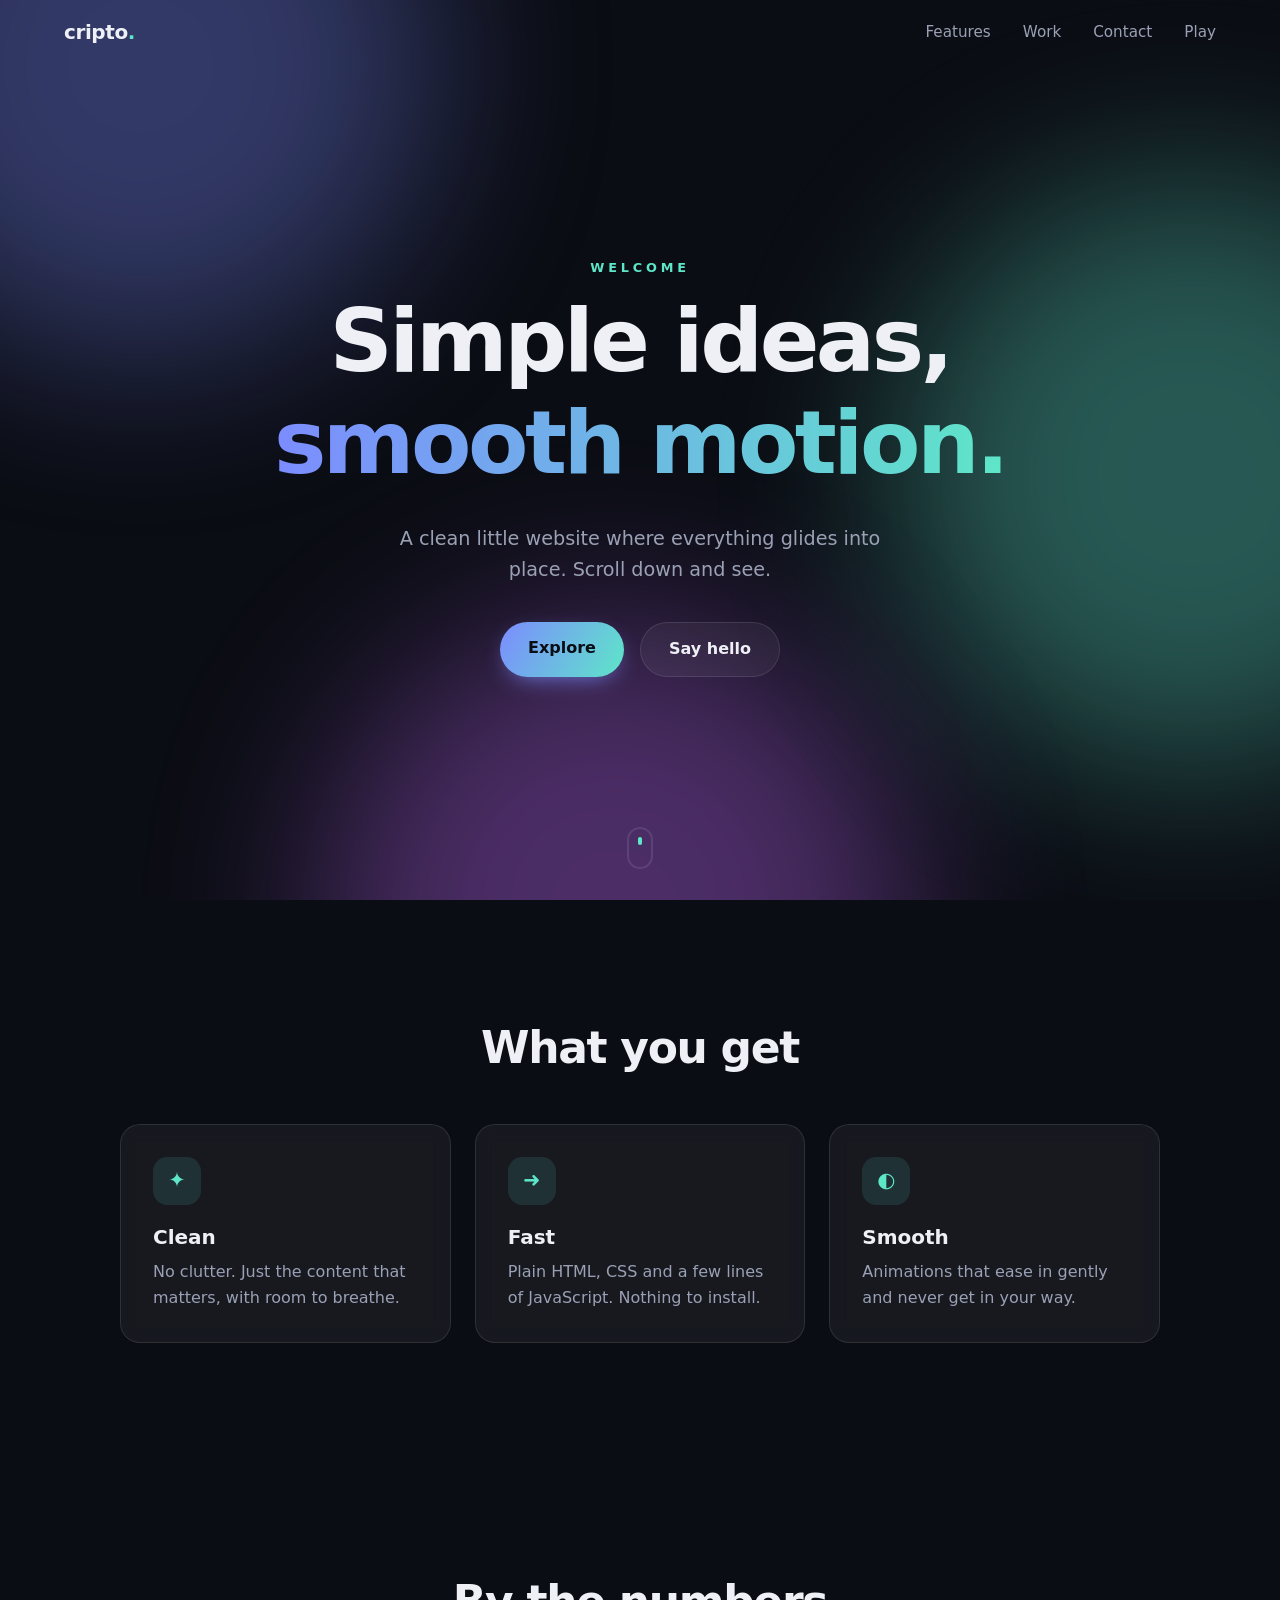
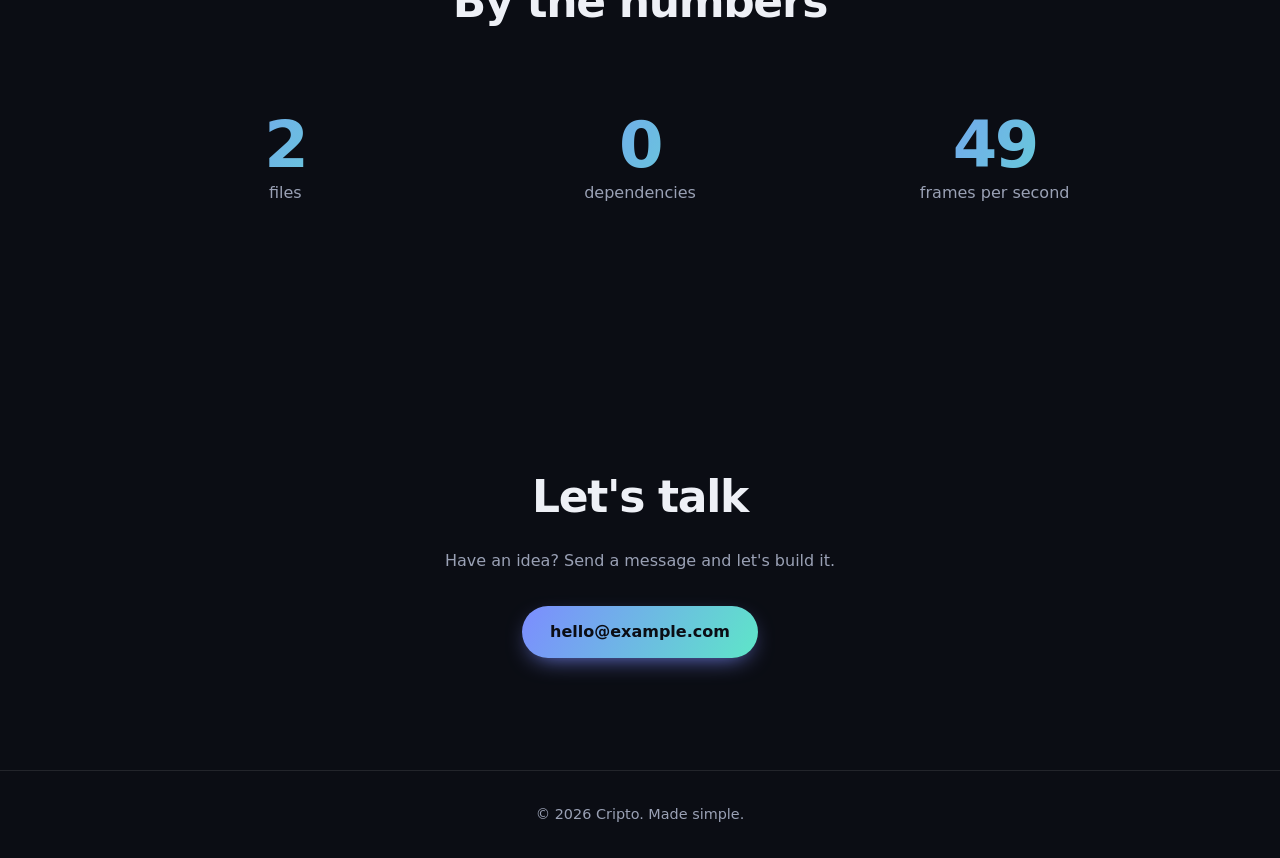
<file: index.html>
<!doctype html>
<html lang="en">
  <head>
    <meta charset="utf-8" />
    <meta name="viewport" content="width=device-width, initial-scale=1" />
    <title>Cripto — Simple &amp; Smooth</title>
    <meta name="description" content="A simple website with smooth animations." />
    <style>
      :root {
        --bg: #0b0d14;
        --surface: rgba(255, 255, 255, 0.05);
        --border: rgba(255, 255, 255, 0.1);
        --text: #eef0f6;
        --muted: #9aa1b5;
        --accent: #7c8cff;
        --accent-2: #5ee6c8;
        --ease: cubic-bezier(0.22, 1, 0.36, 1);
      }

      * {
        box-sizing: border-box;
        margin: 0;
      }

      html {
        scroll-behavior: smooth;
      }

      body {
        min-height: 100vh;
        font-family: system-ui, -apple-system, "Segoe UI", Roboto, sans-serif;
        line-height: 1.6;
        color: var(--text);
        background: var(--bg);
        overflow-x: hidden;
      }

      a {
        color: inherit;
        text-decoration: none;
      }

      /* Background blobs */
      .bg {
        position: fixed;
        inset: 0;
        z-index: -1;
        overflow: hidden;
      }

      .blob {
        position: absolute;
        width: 46vmax;
        height: 46vmax;
        border-radius: 50%;
        filter: blur(90px);
        opacity: 0.35;
        will-change: transform;
        animation: drift 22s ease-in-out infinite alternate;
      }

      .blob-a {
        top: -18vmax;
        left: -12vmax;
        background: var(--accent);
      }

      .blob-b {
        right: -16vmax;
        top: 20vh;
        background: var(--accent-2);
        animation-duration: 28s;
        animation-delay: -6s;
      }

      .blob-c {
        bottom: -24vmax;
        left: 25vw;
        background: #c56bff;
        animation-duration: 34s;
        animation-delay: -12s;
      }

      @keyframes drift {
        from {
          transform: translate3d(0, 0, 0) scale(1);
        }
        to {
          transform: translate3d(6vmax, 4vmax, 0) scale(1.15);
        }
      }

      /* Navigation */
      .nav {
        position: sticky;
        top: 0;
        z-index: 10;
        display: flex;
        align-items: center;
        justify-content: space-between;
        padding: 1rem clamp(1.25rem, 5vw, 4rem);
        border-bottom: 1px solid transparent;
        transition: background 0.4s var(--ease), border-color 0.4s var(--ease), backdrop-filter 0.4s var(--ease);
      }

      .nav.scrolled {
        background: rgba(11, 13, 20, 0.7);
        border-color: var(--border);
        backdrop-filter: blur(14px);
      }

      .logo {
        font-size: 1.25rem;
        font-weight: 700;
        letter-spacing: -0.02em;
      }

      .logo span {
        color: var(--accent-2);
      }

      .nav nav {
        display: flex;
        gap: clamp(1rem, 3vw, 2rem);
      }

      .nav nav a {
        position: relative;
        padding: 0.25rem 0;
        font-size: 0.95rem;
        color: var(--muted);
        transition: color 0.3s var(--ease);
      }

      .nav nav a::after {
        content: "";
        position: absolute;
        left: 0;
        bottom: 0;
        width: 100%;
        height: 2px;
        border-radius: 2px;
        background: linear-gradient(90deg, var(--accent), var(--accent-2));
        transform: scaleX(0);
        transform-origin: right;
        transition: transform 0.4s var(--ease);
      }

      .nav nav a:hover,
      .nav nav a:focus-visible {
        color: var(--text);
      }

      .nav nav a:hover::after,
      .nav nav a:focus-visible::after {
        transform: scaleX(1);
        transform-origin: left;
      }

      /* Hero */
      .hero {
        position: relative;
        display: flex;
        flex-direction: column;
        align-items: center;
        justify-content: center;
        min-height: calc(100vh - 4rem);
        padding: 4rem 1.5rem 6rem;
        text-align: center;
      }

      .eyebrow {
        margin-bottom: 1rem;
        font-size: 0.8rem;
        font-weight: 600;
        letter-spacing: 0.3em;
        text-transform: uppercase;
        color: var(--accent-2);
      }

      h1 {
        font-size: clamp(2.6rem, 8vw, 5.5rem);
        font-weight: 800;
        line-height: 1.05;
        letter-spacing: -0.04em;
      }

      /* Clips each headline line so the text slides up from behind an edge */
      .line {
        display: block;
        overflow: hidden;
        padding-bottom: 0.12em;
      }

      .line .rise {
        display: inline-block;
      }

      .accent {
        background: linear-gradient(90deg, var(--accent), var(--accent-2), var(--accent));
        background-size: 200% 100%;
        -webkit-background-clip: text;
        background-clip: text;
        color: transparent;
        animation: rise 1s var(--ease) both, shimmer 6s linear infinite;
        animation-delay: calc(var(--i, 0) * 120ms + 100ms), 0s;
      }

      .lead {
        max-width: 34rem;
        margin-top: 1.5rem;
        font-size: clamp(1rem, 2vw, 1.2rem);
        color: var(--muted);
      }

      .actions {
        display: flex;
        flex-wrap: wrap;
        justify-content: center;
        gap: 1rem;
        margin-top: 2.25rem;
      }

      .rise {
        animation: rise 1s var(--ease) both;
        animation-delay: calc(var(--i, 0) * 120ms + 100ms);
      }

      @keyframes rise {
        from {
          opacity: 0;
          transform: translate3d(0, 110%, 0);
        }
        to {
          opacity: 1;
          transform: translate3d(0, 0, 0);
        }
      }

      @keyframes shimmer {
        to {
          background-position: -200% 0;
        }
      }

      /* Buttons */
      .btn {
        display: inline-block;
        padding: 0.85rem 1.75rem;
        border-radius: 999px;
        font-weight: 600;
        transition: transform 0.35s var(--ease), box-shadow 0.35s var(--ease), background 0.35s var(--ease),
          border-color 0.35s var(--ease);
      }

      .btn.primary {
        color: #0b0d14;
        background: linear-gradient(120deg, var(--accent), var(--accent-2));
        box-shadow: 0 8px 24px -10px var(--accent);
      }

      .btn.ghost {
        border: 1px solid var(--border);
        background: var(--surface);
      }

      .btn:hover,
      .btn:focus-visible {
        transform: translateY(-3px);
      }

      .btn.primary:hover,
      .btn.primary:focus-visible {
        box-shadow: 0 16px 34px -12px var(--accent);
      }

      .btn.ghost:hover,
      .btn.ghost:focus-visible {
        border-color: rgba(255, 255, 255, 0.3);
        background: rgba(255, 255, 255, 0.09);
      }

      .btn:active {
        transform: translateY(0) scale(0.97);
      }

      /* Scroll hint */
      .scroll-hint {
        position: absolute;
        bottom: 2rem;
        width: 26px;
        height: 42px;
        border: 2px solid var(--border);
        border-radius: 14px;
        animation: fade 1s var(--ease) 1s both;
      }

      .scroll-hint span {
        position: absolute;
        top: 8px;
        left: 50%;
        width: 4px;
        height: 8px;
        margin-left: -2px;
        border-radius: 2px;
        background: var(--accent-2);
        animation: wheel 1.8s var(--ease) infinite;
      }

      @keyframes wheel {
        0% {
          opacity: 0;
          transform: translateY(0);
        }
        30% {
          opacity: 1;
        }
        100% {
          opacity: 0;
          transform: translateY(14px);
        }
      }

      @keyframes fade {
        from {
          opacity: 0;
        }
        to {
          opacity: 1;
        }
      }

      /* Sections */
      .section {
        max-width: 68rem;
        margin: 0 auto;
        padding: clamp(4rem, 10vw, 7rem) 1.5rem;
        scroll-margin-top: 4rem;
      }

      h2 {
        margin-bottom: 2.5rem;
        font-size: clamp(1.8rem, 4vw, 2.75rem);
        letter-spacing: -0.03em;
        text-align: center;
      }

      .grid,
      .stats {
        display: grid;
        grid-template-columns: repeat(auto-fit, minmax(15rem, 1fr));
        gap: 1.5rem;
      }

      .card {
        padding: 2rem;
        border: 1px solid var(--border);
        border-radius: 1.25rem;
        background: var(--surface);
        backdrop-filter: blur(10px);
      }

      .card h3 {
        margin: 1rem 0 0.4rem;
        font-size: 1.25rem;
      }

      .card p {
        color: var(--muted);
      }

      .icon {
        display: grid;
        place-items: center;
        width: 3rem;
        height: 3rem;
        border-radius: 0.9rem;
        font-size: 1.3rem;
        color: var(--accent-2);
        background: rgba(94, 230, 200, 0.12);
        transition: transform 0.5s var(--ease);
      }

      .card:hover .icon {
        transform: rotate(-8deg) scale(1.12);
      }

      .stat {
        padding: 2rem 1rem;
        text-align: center;
      }

      .stat strong {
        display: block;
        font-size: clamp(2.5rem, 6vw, 4rem);
        font-weight: 800;
        line-height: 1.1;
        letter-spacing: -0.04em;
        font-variant-numeric: tabular-nums;
        background: linear-gradient(120deg, var(--accent), var(--accent-2));
        -webkit-background-clip: text;
        background-clip: text;
        color: transparent;
      }

      .stat span {
        color: var(--muted);
      }

      .contact {
        text-align: center;
      }

      .contact h2 {
        margin-bottom: 1rem;
      }

      .contact p {
        margin-bottom: 2rem;
        color: var(--muted);
      }

      .footer {
        padding: 2rem 1.5rem;
        border-top: 1px solid var(--border);
        font-size: 0.9rem;
        text-align: center;
        color: var(--muted);
      }

      /* Scroll reveal: only hidden once JS is running, so content shows without it */
      .js .reveal {
        opacity: 0;
        transform: translate3d(0, 32px, 0);
        transition: opacity 0.9s var(--ease), transform 0.9s var(--ease), border-color 0.35s var(--ease),
          box-shadow 0.35s var(--ease);
        transition-delay: calc(var(--d, 0) * 110ms), calc(var(--d, 0) * 110ms), 0s, 0s;
      }

      .js .reveal.visible {
        opacity: 1;
        transform: translate3d(0, 0, 0);
      }

      /* Hover lift must not wait for the staggered reveal delay */
      .js .card.reveal.visible:hover {
        transform: translate3d(0, -8px, 0);
        border-color: rgba(124, 140, 255, 0.5);
        box-shadow: 0 24px 48px -24px rgba(124, 140, 255, 0.55);
        transition-duration: 0.45s;
        transition-delay: 0s;
      }

      @media (prefers-reduced-motion: reduce) {
        html {
          scroll-behavior: auto;
        }

        *,
        *::before,
        *::after {
          animation: none !important;
          transition: none !important;
        }

        .js .reveal {
          opacity: 1;
          transform: none;
        }
      }
    </style>
  </head>
  <body>
    <div class="bg" aria-hidden="true">
      <span class="blob blob-a"></span>
      <span class="blob blob-b"></span>
      <span class="blob blob-c"></span>
    </div>

    <header class="nav">
      <a class="logo" href="#top">cripto<span>.</span></a>
      <nav>
        <a href="#features">Features</a>
        <a href="#work">Work</a>
        <a href="#contact">Contact</a>
        <a href="game.html">Play</a>
      </nav>
    </header>

    <main id="top">
      <section class="hero">
        <p class="eyebrow rise" style="--i: 0">Welcome</p>
        <h1>
          <span class="line"><span class="rise" style="--i: 1">Simple ideas,</span></span>
          <span class="line"><span class="rise accent" style="--i: 2">smooth motion.</span></span>
        </h1>
        <p class="lead rise" style="--i: 3">
          A clean little website where everything glides into place. Scroll down and see.
        </p>
        <div class="actions rise" style="--i: 4">
          <a class="btn primary" href="#features">Explore</a>
          <a class="btn ghost" href="#contact">Say hello</a>
        </div>
        <a class="scroll-hint" href="#features" aria-label="Scroll to features"><span></span></a>
      </section>

      <section id="features" class="section">
        <h2 class="reveal">What you get</h2>
        <div class="grid">
          <article class="card reveal" style="--d: 0">
            <div class="icon">✦</div>
            <h3>Clean</h3>
            <p>No clutter. Just the content that matters, with room to breathe.</p>
          </article>
          <article class="card reveal" style="--d: 1">
            <div class="icon">➜</div>
            <h3>Fast</h3>
            <p>Plain HTML, CSS and a few lines of JavaScript. Nothing to install.</p>
          </article>
          <article class="card reveal" style="--d: 2">
            <div class="icon">◐</div>
            <h3>Smooth</h3>
            <p>Animations that ease in gently and never get in your way.</p>
          </article>
        </div>
      </section>

      <section id="work" class="section">
        <h2 class="reveal">By the numbers</h2>
        <div class="stats">
          <div class="stat reveal" style="--d: 0"><strong data-count="3">0</strong><span>files</span></div>
          <div class="stat reveal" style="--d: 1"><strong data-count="0">0</strong><span>dependencies</span></div>
          <div class="stat reveal" style="--d: 2"><strong data-count="60">0</strong><span>frames per second</span></div>
        </div>
      </section>

      <section id="contact" class="section contact">
        <h2 class="reveal">Let's talk</h2>
        <p class="reveal" style="--d: 1">Have an idea? Send a message and let's build it.</p>
        <a class="btn primary reveal" style="--d: 2" href="mailto:hello@example.com">hello@example.com</a>
      </section>
    </main>

    <footer class="footer">
      <p>© <span id="year"></span> Cripto. Made simple.</p>
    </footer>

    <script>
      document.documentElement.classList.add("js");

      const reduceMotion = window.matchMedia("(prefers-reduced-motion: reduce)").matches;

      document.getElementById("year").textContent = new Date().getFullYear();

      const nav = document.querySelector(".nav");
      const onScroll = () => nav.classList.toggle("scrolled", window.scrollY > 10);
      window.addEventListener("scroll", onScroll, { passive: true });
      onScroll();

      function countUp(el) {
        const target = Number(el.dataset.count);
        if (reduceMotion || target === 0) {
          el.textContent = target;
          return;
        }
        const duration = 1400;
        const start = performance.now();
        const tick = (now) => {
          const t = Math.min((now - start) / duration, 1);
          const eased = 1 - Math.pow(1 - t, 3);
          el.textContent = Math.round(target * eased);
          if (t < 1) requestAnimationFrame(tick);
        };
        requestAnimationFrame(tick);
      }

      const observer = new IntersectionObserver(
        (entries) => {
          for (const entry of entries) {
            if (!entry.isIntersecting) continue;
            entry.target.classList.add("visible");
            entry.target.querySelectorAll("[data-count]").forEach(countUp);
            observer.unobserve(entry.target);
          }
        },
        { threshold: 0.15, rootMargin: "0px 0px -40px 0px" }
      );

      document.querySelectorAll(".reveal").forEach((el) => observer.observe(el));
    </script>
  </body>
</html>
</file>
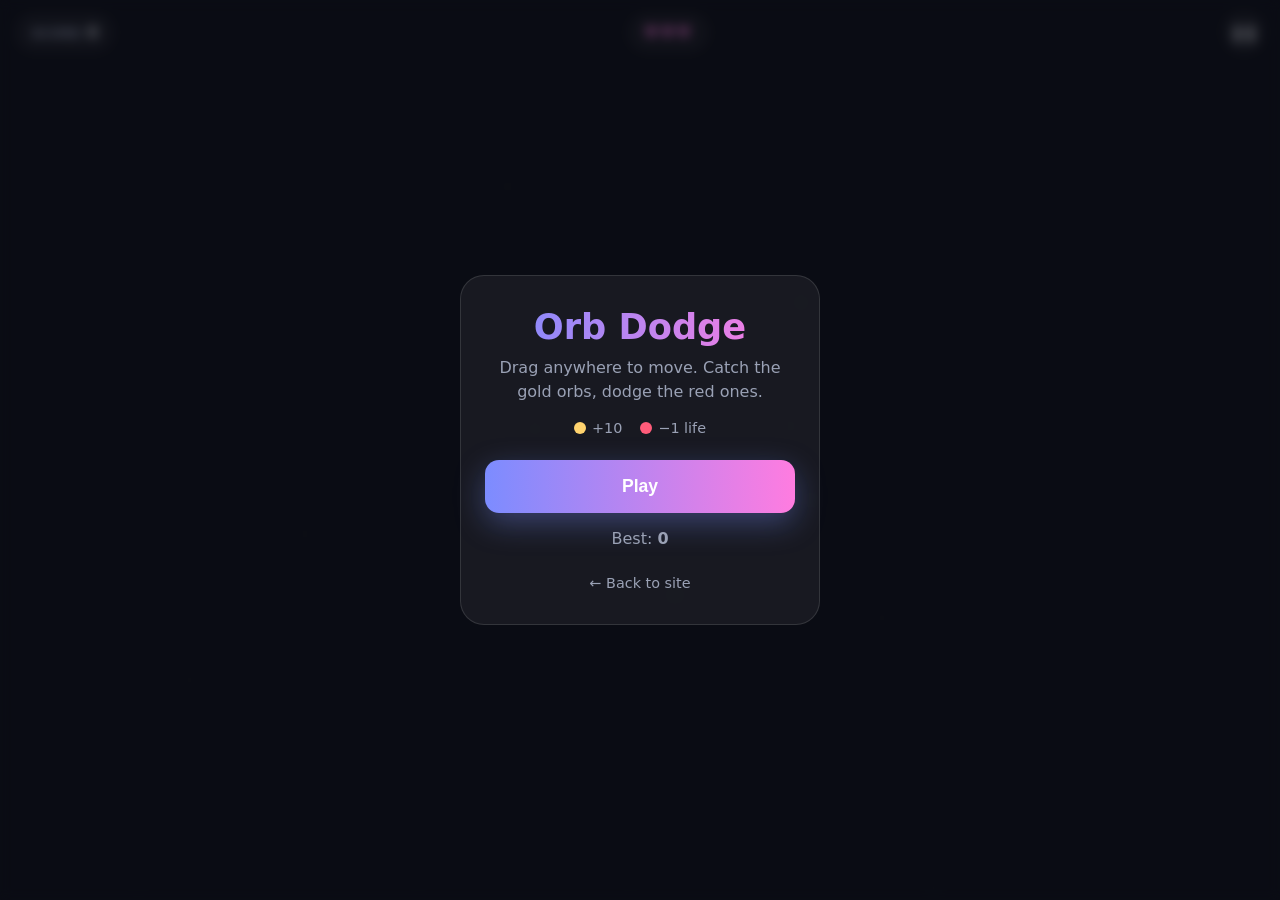
<file: game.html>
<!doctype html>
<html lang="en">
  <head>
    <meta charset="utf-8" />
    <meta name="viewport" content="width=device-width, initial-scale=1, viewport-fit=cover, user-scalable=no" />
    <meta name="theme-color" content="#0b0d14" />
    <meta name="apple-mobile-web-app-capable" content="yes" />
    <title>Cripto — Orb Dodge</title>
    <style>
      :root {
        --bg: #0b0d14;
        --surface: rgba(255, 255, 255, 0.06);
        --border: rgba(255, 255, 255, 0.12);
        --text: #eef0f6;
        --muted: #9aa1b5;
        --accent: #7c8cff;
        --accent-2: #ff7ce0;
        --gold: #ffd36e;
      }
      * { box-sizing: border-box; margin: 0; padding: 0; }
      html, body {
        height: 100%;
        background: var(--bg);
        color: var(--text);
        font-family: system-ui, -apple-system, "Segoe UI", Roboto, sans-serif;
        overflow: hidden;
        overscroll-behavior: none;
        -webkit-user-select: none;
        user-select: none;
        -webkit-tap-highlight-color: transparent;
      }
      canvas { position: fixed; inset: 0; width: 100%; height: 100%; touch-action: none; display: block; }

      .hud {
        position: fixed;
        top: 0; left: 0; right: 0;
        display: flex;
        justify-content: space-between;
        align-items: center;
        padding: calc(env(safe-area-inset-top) + 12px) 16px 12px;
        pointer-events: none;
        z-index: 2;
      }
      .hud .pill {
        background: var(--surface);
        border: 1px solid var(--border);
        backdrop-filter: blur(10px);
        -webkit-backdrop-filter: blur(10px);
        border-radius: 999px;
        padding: 8px 14px;
        font-weight: 700;
        font-variant-numeric: tabular-nums;
      }
      .hud .pill small { color: var(--muted); font-weight: 600; margin-right: 6px; }
      .hud a, .hud button { pointer-events: auto; }
      .icon-btn {
        appearance: none;
        border: 1px solid var(--border);
        background: var(--surface);
        color: var(--text);
        width: 40px; height: 40px;
        border-radius: 50%;
        font-size: 16px;
        cursor: pointer;
        backdrop-filter: blur(10px);
        -webkit-backdrop-filter: blur(10px);
      }
      .lives { letter-spacing: 2px; color: var(--accent-2); }

      .overlay {
        position: fixed;
        inset: 0;
        display: grid;
        place-items: center;
        padding: 24px;
        background: rgba(11, 13, 20, 0.6);
        backdrop-filter: blur(6px);
        -webkit-backdrop-filter: blur(6px);
        z-index: 3;
        transition: opacity 0.3s ease;
      }
      .overlay.hidden { opacity: 0; pointer-events: none; }
      .panel {
        width: min(360px, 100%);
        text-align: center;
        background: var(--surface);
        border: 1px solid var(--border);
        border-radius: 24px;
        padding: 32px 24px;
      }
      .panel h1 {
        font-size: 2.2rem;
        line-height: 1.1;
        margin-bottom: 10px;
        background: linear-gradient(90deg, var(--accent), var(--accent-2));
        -webkit-background-clip: text;
        background-clip: text;
        color: transparent;
      }
      .panel p { color: var(--muted); line-height: 1.5; margin-bottom: 8px; }
      .panel .big { font-size: 3rem; font-weight: 800; color: var(--text); margin: 8px 0; }
      .legend { display: flex; justify-content: center; gap: 18px; margin: 16px 0 24px; font-size: 0.9rem; color: var(--muted); }
      .dot { display: inline-block; width: 12px; height: 12px; border-radius: 50%; vertical-align: -1px; margin-right: 6px; }
      .btn {
        appearance: none;
        border: 0;
        width: 100%;
        padding: 16px;
        border-radius: 14px;
        font-size: 1.1rem;
        font-weight: 700;
        color: #fff;
        background: linear-gradient(90deg, var(--accent), var(--accent-2));
        cursor: pointer;
        box-shadow: 0 10px 30px rgba(124, 140, 255, 0.35);
      }
      .btn:active { transform: scale(0.98); }
      .link { display: inline-block; margin-top: 16px; color: var(--muted); text-decoration: none; font-size: 0.9rem; }
    </style>
  </head>
  <body>
    <canvas id="game"></canvas>

    <div class="hud">
      <div class="pill"><small>SCORE</small><span id="score">0</span></div>
      <div class="pill lives" id="lives" aria-label="Lives">♥♥♥</div>
      <button class="icon-btn" id="pauseBtn" aria-label="Pause">❚❚</button>
    </div>

    <div class="overlay" id="startScreen">
      <div class="panel">
        <h1>Orb Dodge</h1>
        <p>Drag anywhere to move. Catch the gold orbs, dodge the red ones.</p>
        <div class="legend">
          <span><i class="dot" style="background: var(--gold)"></i>+10</span>
          <span><i class="dot" style="background: #ff5c7a"></i>−1 life</span>
        </div>
        <button class="btn" id="startBtn">Play</button>
        <p style="margin-top: 14px">Best: <strong id="bestStart">0</strong></p>
        <a class="link" href="index.html">← Back to site</a>
      </div>
    </div>

    <div class="overlay hidden" id="pauseScreen">
      <div class="panel">
        <h1>Paused</h1>
        <p style="margin-bottom: 20px">Take a breath.</p>
        <button class="btn" id="resumeBtn">Resume</button>
      </div>
    </div>

    <div class="overlay hidden" id="overScreen">
      <div class="panel">
        <h1>Game over</h1>
        <div class="big" id="finalScore">0</div>
        <p id="bestMsg">Best: 0</p>
        <div style="height: 16px"></div>
        <button class="btn" id="againBtn">Play again</button>
        <a class="link" href="index.html">← Back to site</a>
      </div>
    </div>

    <script>
      (() => {
        const canvas = document.getElementById("game");
        const ctx = canvas.getContext("2d");
        const $ = (id) => document.getElementById(id);
        const scoreEl = $("score"), livesEl = $("lives");
        const screens = { start: $("startScreen"), pause: $("pauseScreen"), over: $("overScreen") };

        const BEST_KEY = "cripto-orb-dodge-best";
        let best = Number(localStorage.getItem(BEST_KEY)) || 0;
        $("bestStart").textContent = best;

        let W = 0, H = 0, dpr = 1;
        function resize() {
          dpr = Math.min(window.devicePixelRatio || 1, 2);
          W = window.innerWidth;
          H = window.innerHeight;
          canvas.width = W * dpr;
          canvas.height = H * dpr;
          ctx.setTransform(dpr, 0, 0, dpr, 0, 0);
          if (player) {
            player.x = Math.min(Math.max(player.x, player.r), W - player.r);
            player.y = Math.min(Math.max(player.y, player.r), H - player.r);
          }
        }

        let player, orbs, particles, stars, score, lives, state, elapsed, spawnTimer, invuln, target, last;

        function reset() {
          player = { x: W / 2, y: H * 0.75, r: 18 };
          target = { x: player.x, y: player.y };
          orbs = [];
          particles = [];
          score = 0;
          lives = 3;
          elapsed = 0;
          spawnTimer = 0;
          invuln = 0;
          updateHud();
        }

        stars = Array.from({ length: 60 }, () => ({ x: Math.random(), y: Math.random(), s: Math.random() * 1.5 + 0.3, v: Math.random() * 20 + 10 }));

        function updateHud() {
          scoreEl.textContent = score;
          livesEl.textContent = "♥".repeat(lives) + "♡".repeat(Math.max(0, 3 - lives));
        }

        function show(name) {
          for (const k in screens) screens[k].classList.toggle("hidden", k !== name);
        }

        function start() {
          reset();
          state = "playing";
          show(null);
          last = performance.now();
        }

        function gameOver() {
          state = "over";
          if (score > best) {
            best = score;
            localStorage.setItem(BEST_KEY, best);
            $("bestMsg").textContent = "New best score! 🎉";
          } else {
            $("bestMsg").textContent = "Best: " + best;
          }
          $("finalScore").textContent = score;
          $("bestStart").textContent = best;
          if (navigator.vibrate) navigator.vibrate([60, 40, 120]);
          setTimeout(() => show("over"), 400);
        }

        function pause() {
          if (state !== "playing") return;
          state = "paused";
          show("pause");
        }
        function resume() {
          if (state !== "paused") return;
          state = "playing";
          show(null);
          last = performance.now();
        }

        // Difficulty ramps with time: faster orbs, more frequent spawns, more red.
        function spawn() {
          const level = Math.min(elapsed / 60, 1);
          const good = Math.random() > 0.4 + level * 0.25;
          const r = good ? 10 : 12 + Math.random() * 10;
          orbs.push({
            x: r + Math.random() * (W - r * 2),
            y: -r,
            r,
            vy: 140 + Math.random() * 80 + level * 260,
            vx: (Math.random() - 0.5) * 40 * level,
            good,
          });
        }

        function burst(x, y, color, n = 14) {
          for (let i = 0; i < n; i++) {
            const a = Math.random() * Math.PI * 2, sp = 60 + Math.random() * 180;
            particles.push({ x, y, vx: Math.cos(a) * sp, vy: Math.sin(a) * sp, life: 0.6, color });
          }
        }

        function update(dt) {
          elapsed += dt;
          invuln = Math.max(0, invuln - dt);

          // Smoothly follow the finger
          const k = 1 - Math.pow(0.0005, dt);
          player.x += (target.x - player.x) * k;
          player.y += (target.y - player.y) * k;

          spawnTimer -= dt;
          if (spawnTimer <= 0) {
            spawn();
            spawnTimer = Math.max(0.22, 0.7 - elapsed * 0.008);
          }

          for (let i = orbs.length - 1; i >= 0; i--) {
            const o = orbs[i];
            o.y += o.vy * dt;
            o.x += o.vx * dt;
            if (o.x < o.r || o.x > W - o.r) o.vx *= -1;
            const dx = o.x - player.x, dy = o.y - player.y;
            if (dx * dx + dy * dy < (o.r + player.r) ** 2) {
              if (o.good) {
                score += 10;
                burst(o.x, o.y, "#ffd36e");
                if (navigator.vibrate) navigator.vibrate(10);
                orbs.splice(i, 1);
              } else if (invuln === 0) {
                lives--;
                invuln = 1.2;
                burst(o.x, o.y, "#ff5c7a", 24);
                if (navigator.vibrate) navigator.vibrate(80);
                orbs.splice(i, 1);
                if (lives <= 0) { updateHud(); gameOver(); return; }
              }
              updateHud();
              continue;
            }
            if (o.y - o.r > H) orbs.splice(i, 1);
          }

          for (let i = particles.length - 1; i >= 0; i--) {
            const p = particles[i];
            p.x += p.vx * dt; p.y += p.vy * dt;
            p.vx *= 0.96; p.vy *= 0.96;
            p.life -= dt;
            if (p.life <= 0) particles.splice(i, 1);
          }
        }

        function draw(dt) {
          ctx.fillStyle = "#0b0d14";
          ctx.fillRect(0, 0, W, H);

          ctx.fillStyle = "rgba(255,255,255,0.5)";
          for (const s of stars) {
            s.y += (s.v * dt) / H;
            if (s.y > 1) { s.y = 0; s.x = Math.random(); }
            ctx.fillRect(s.x * W, s.y * H, s.s, s.s);
          }

          if (!player) return;

          for (const o of orbs) {
            const c = o.good ? "#ffd36e" : "#ff5c7a";
            ctx.shadowColor = c;
            ctx.shadowBlur = 16;
            ctx.fillStyle = c;
            ctx.beginPath();
            ctx.arc(o.x, o.y, o.r, 0, Math.PI * 2);
            ctx.fill();
          }

          for (const p of particles) {
            ctx.globalAlpha = Math.max(0, p.life / 0.6);
            ctx.fillStyle = p.color;
            ctx.fillRect(p.x - 2, p.y - 2, 4, 4);
          }
          ctx.globalAlpha = 1;

          // Blink while invulnerable
          if (state !== "over" && !(invuln > 0 && Math.floor(invuln * 10) % 2 === 0)) {
            const g = ctx.createLinearGradient(player.x - player.r, player.y, player.x + player.r, player.y);
            g.addColorStop(0, "#7c8cff");
            g.addColorStop(1, "#ff7ce0");
            ctx.shadowColor = "#7c8cff";
            ctx.shadowBlur = 24;
            ctx.fillStyle = g;
            ctx.beginPath();
            ctx.arc(player.x, player.y, player.r, 0, Math.PI * 2);
            ctx.fill();
          }
          ctx.shadowBlur = 0;
        }

        function loop(now) {
          const dt = Math.min((now - (last || now)) / 1000, 0.05);
          last = now;
          if (state === "playing") update(dt);
          draw(state === "paused" ? 0 : dt);
          requestAnimationFrame(loop);
        }

        // Relative drag: the ball moves with the finger without being hidden under it.
        let drag = null;
        canvas.addEventListener("pointerdown", (e) => {
          if (state !== "playing") return;
          drag = { x: e.clientX, y: e.clientY, tx: target.x, ty: target.y };
          canvas.setPointerCapture(e.pointerId);
        });
        canvas.addEventListener("pointermove", (e) => {
          if (!drag || state !== "playing") return;
          target.x = Math.min(Math.max(drag.tx + (e.clientX - drag.x) * 1.3, player.r), W - player.r);
          target.y = Math.min(Math.max(drag.ty + (e.clientY - drag.y) * 1.3, player.r + 60), H - player.r);
        });
        const endDrag = () => (drag = null);
        canvas.addEventListener("pointerup", endDrag);
        canvas.addEventListener("pointercancel", endDrag);

        $("startBtn").addEventListener("click", start);
        $("againBtn").addEventListener("click", start);
        $("pauseBtn").addEventListener("click", pause);
        $("resumeBtn").addEventListener("click", resume);
        document.addEventListener("visibilitychange", () => document.hidden && pause());
        window.addEventListener("resize", resize);

        resize();
        state = "menu";
        requestAnimationFrame(loop);
      })();
    </script>
  </body>
</html>
</file>
